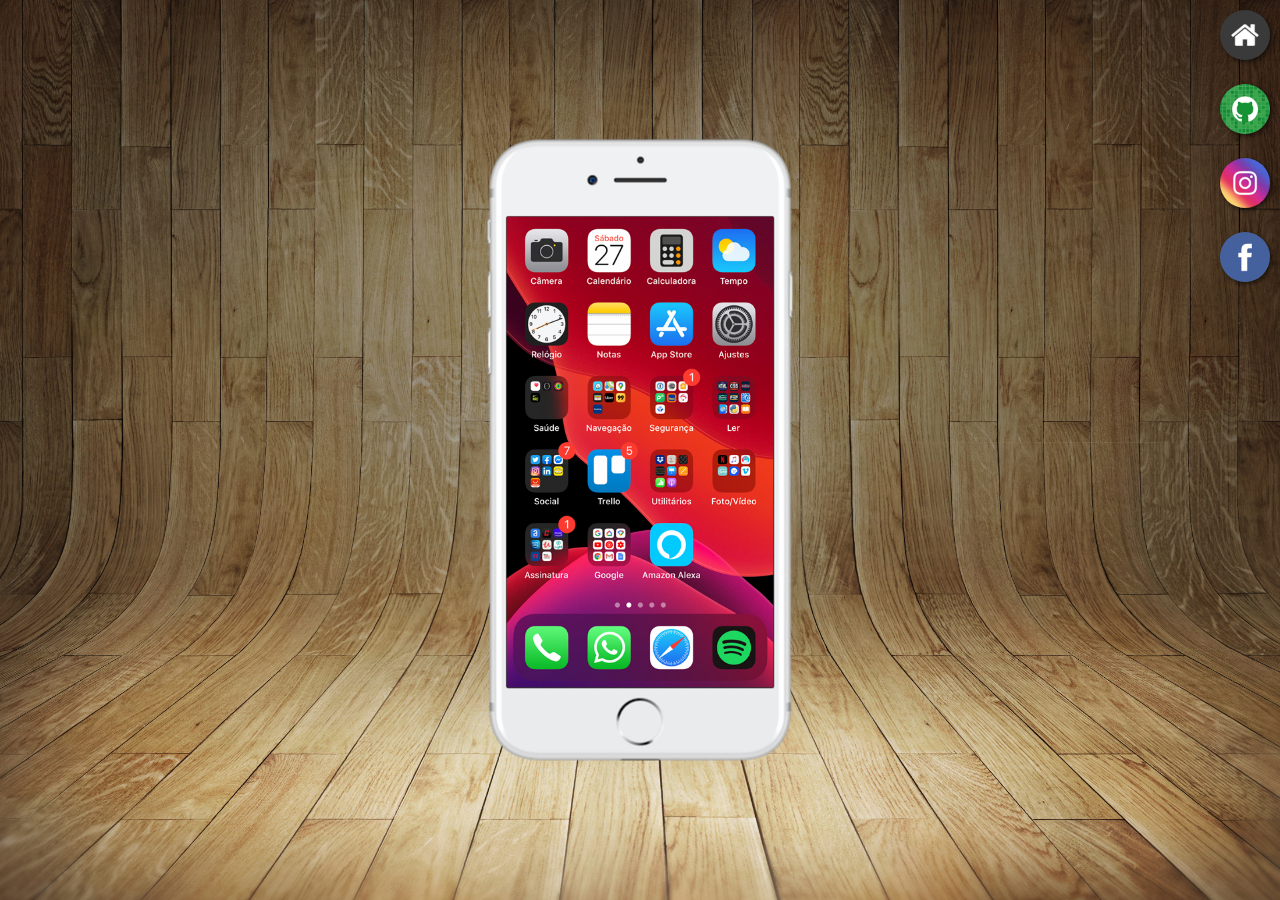
<file: index.html>
<!DOCTYPE html>
<html lang="pt-br">
<head>
    <meta charset="UTF-8">
    <meta name="viewport" content="width=device-width, initial-scale=1.0">
    <title>Redes Sociais</title>
    <link rel="shortcut icon" href="favicon.ico" type="favicon">
    <link rel="stylesheet" href="estilos/style.css">
</head>
<body>
    <main>
        <section id="telefone">
            <iframe src="home.html" name="tela" id="tela" frameborder="0"></iframe>
        </section>

        <section id="redes-sociais">
            <a href="home.html" target="tela"><img src="imagens/logo-home.jpg" alt="Home"></a><br>
            <a href="github.html" target="tela"><img src="imagens/logo-github.jpg" alt="GitHub"></a><br>
            <a href="instagram.html" target="tela"><img src="imagens/logo-instagram.jpg" alt="Instagram"></a><br>
            <a href="facebook.html" target="tela"><img src="imagens/logo-facebook.jpg" alt="Facebook"></a>
        </section>
    </main>
</body>
</html>
</file>
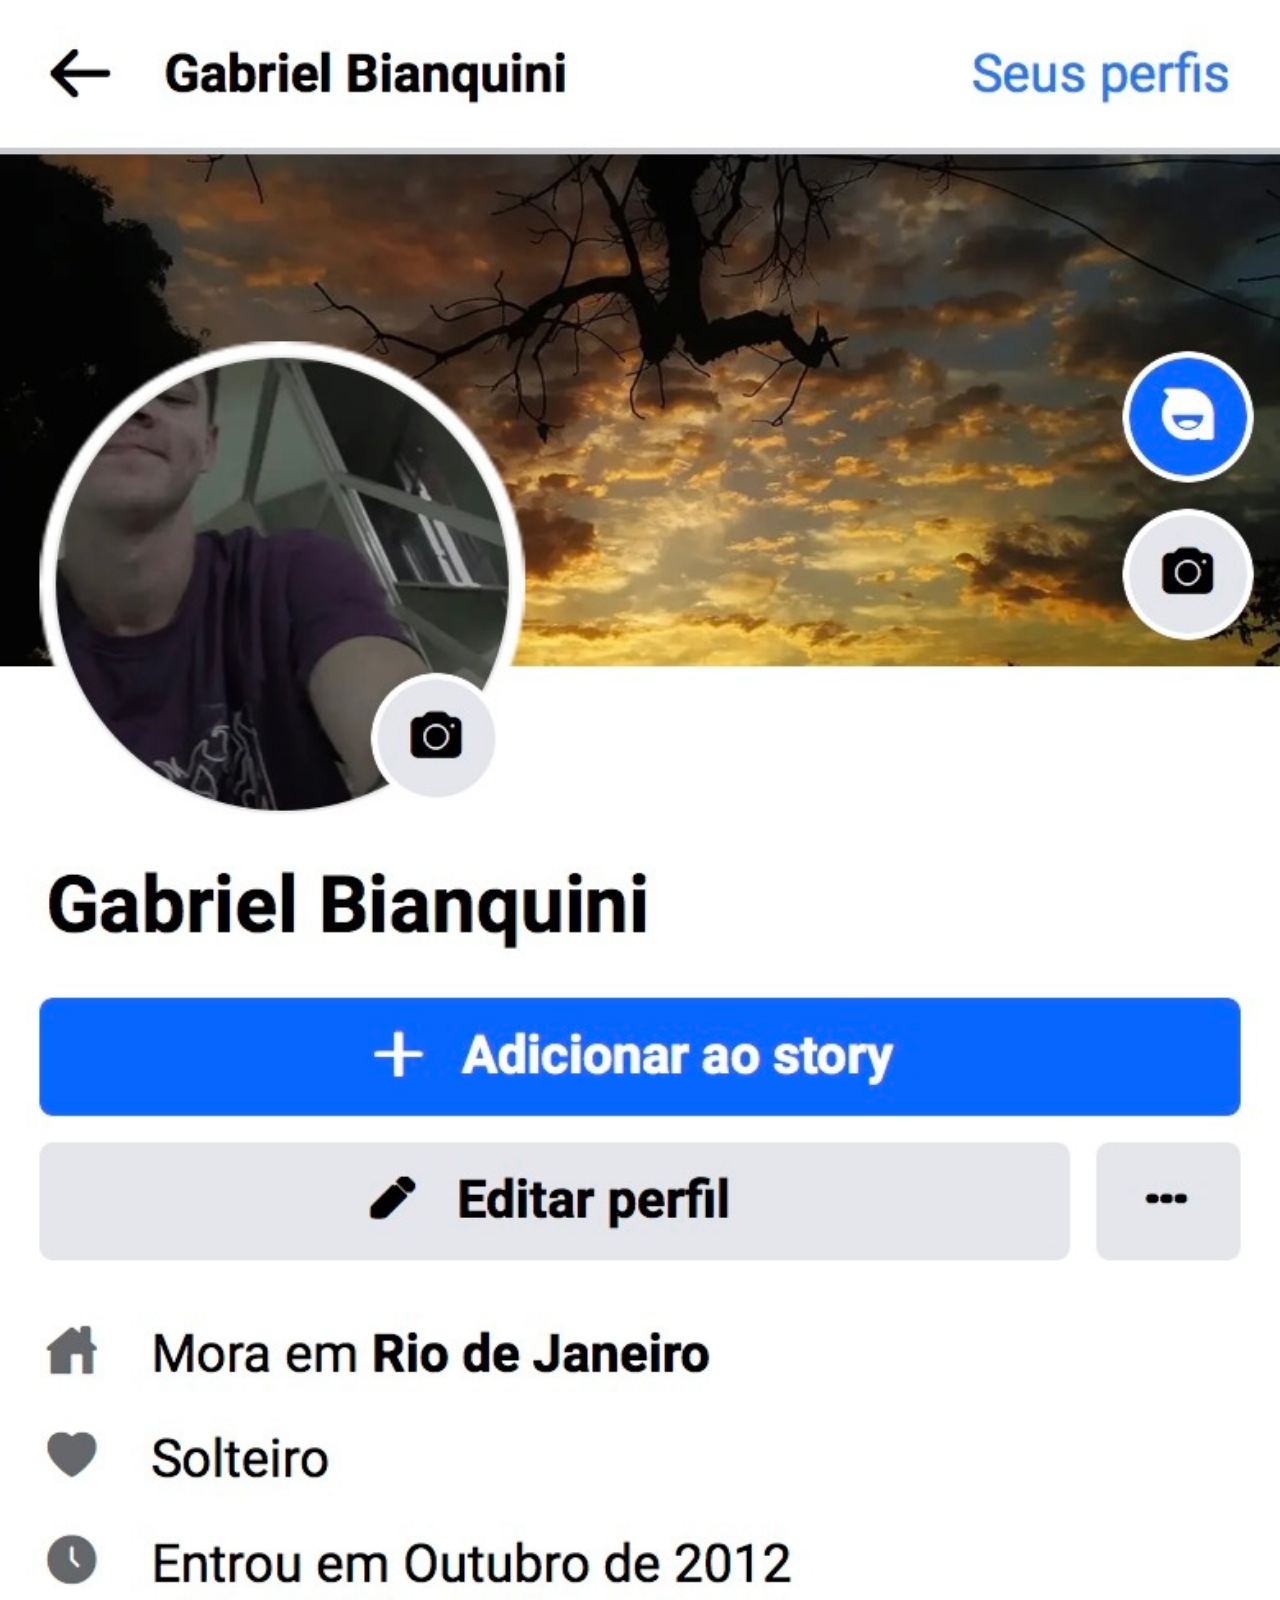
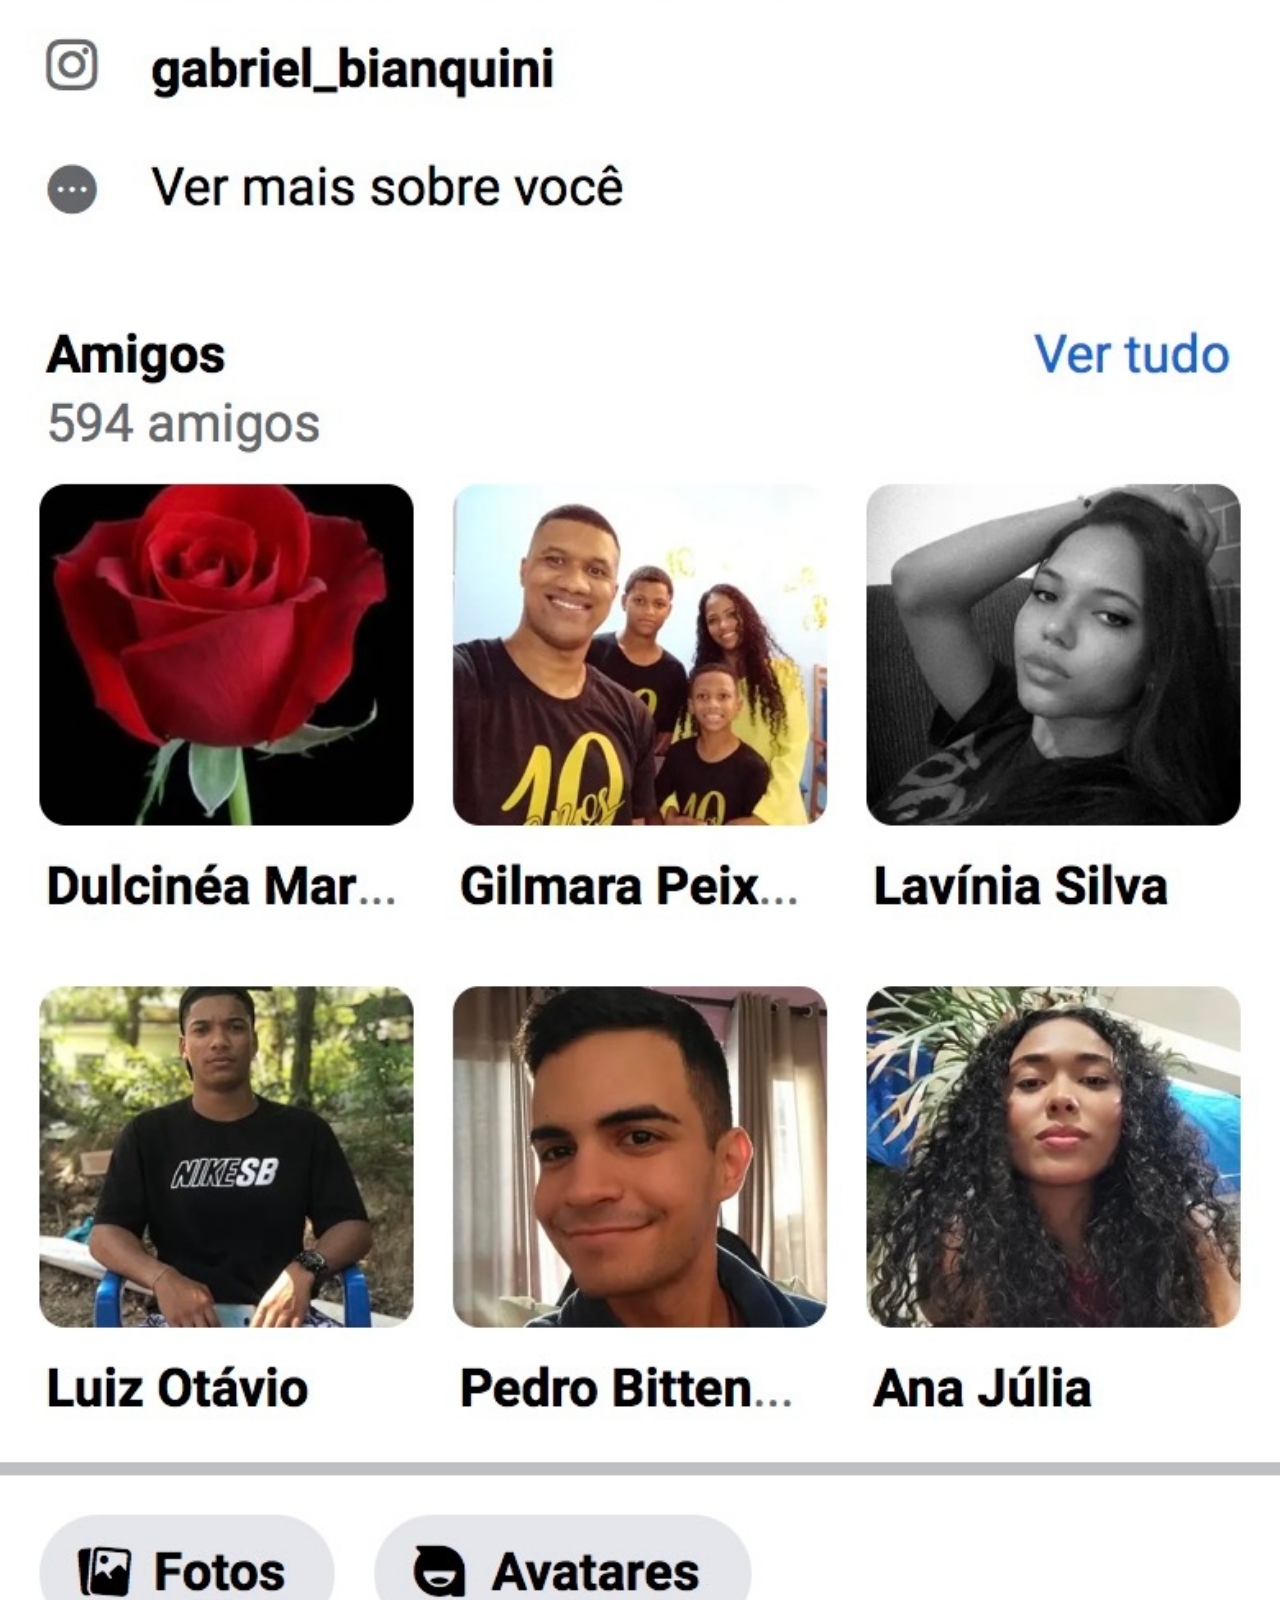
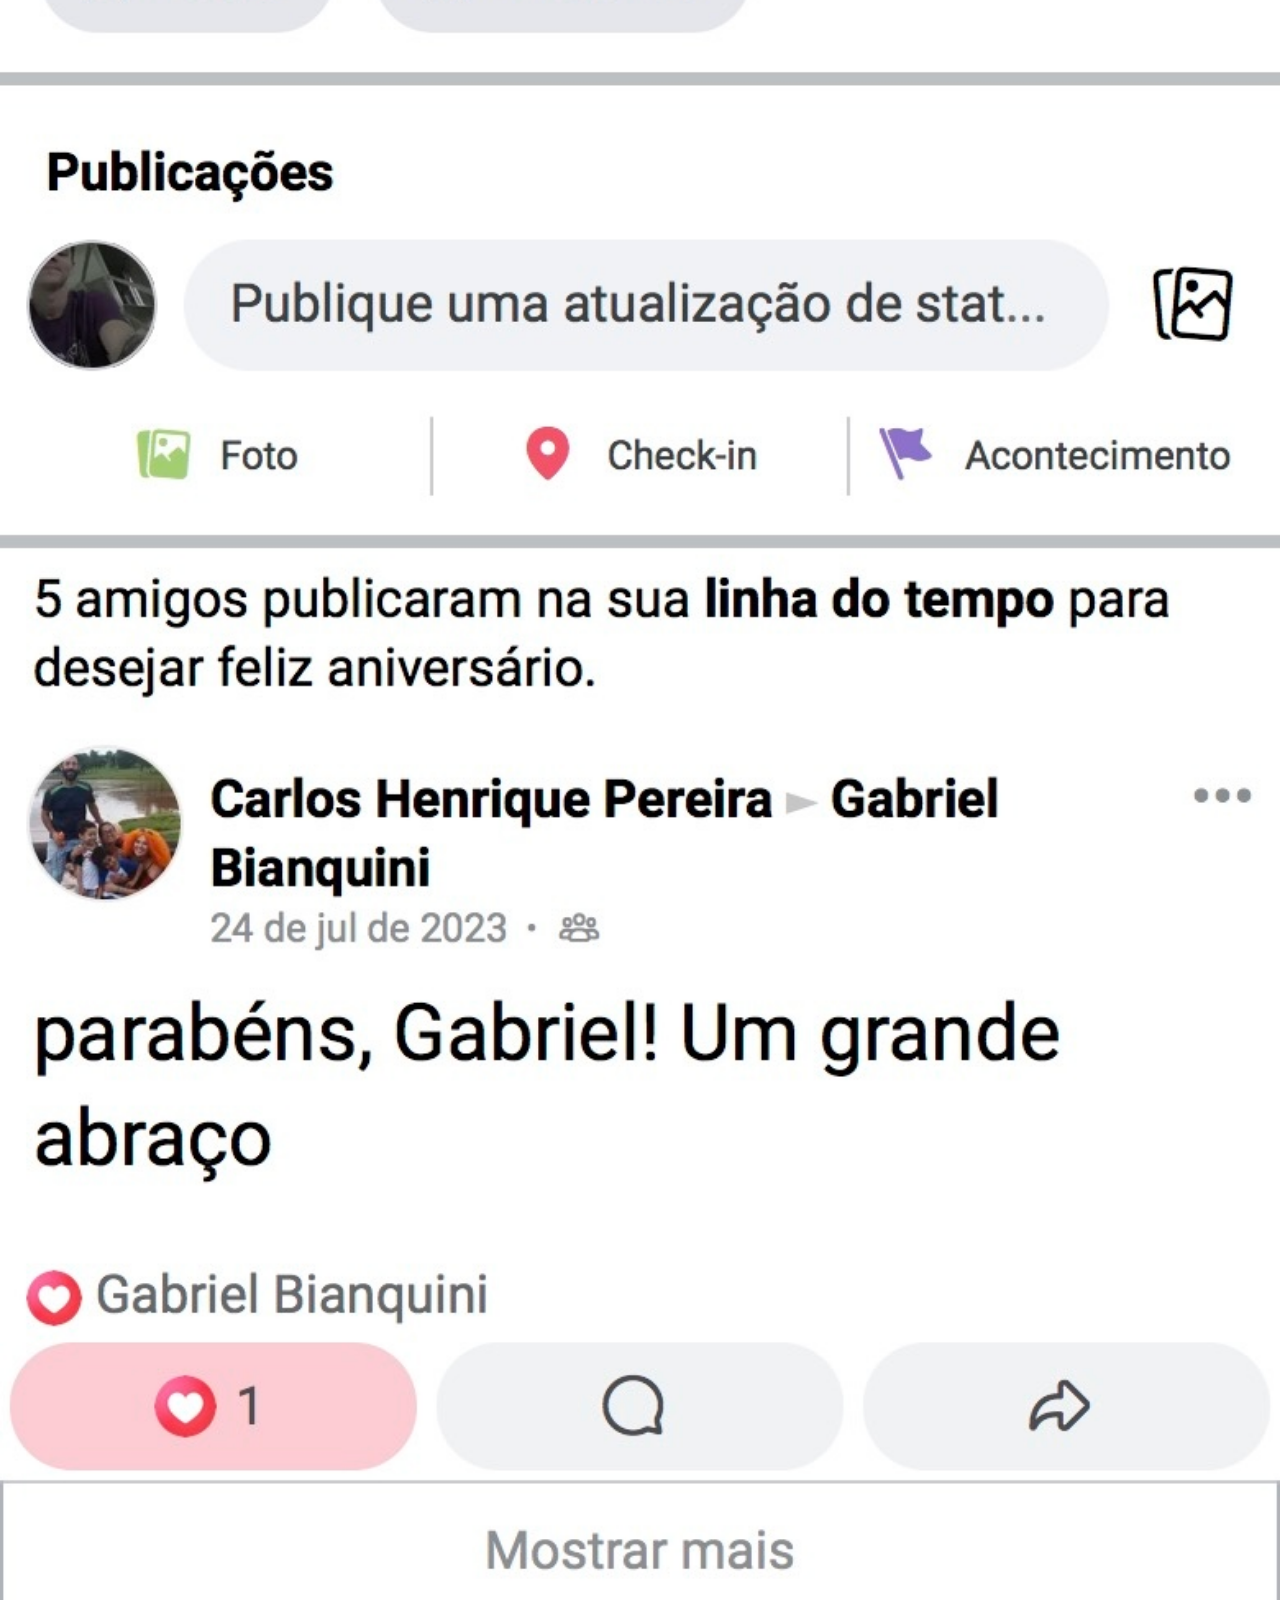
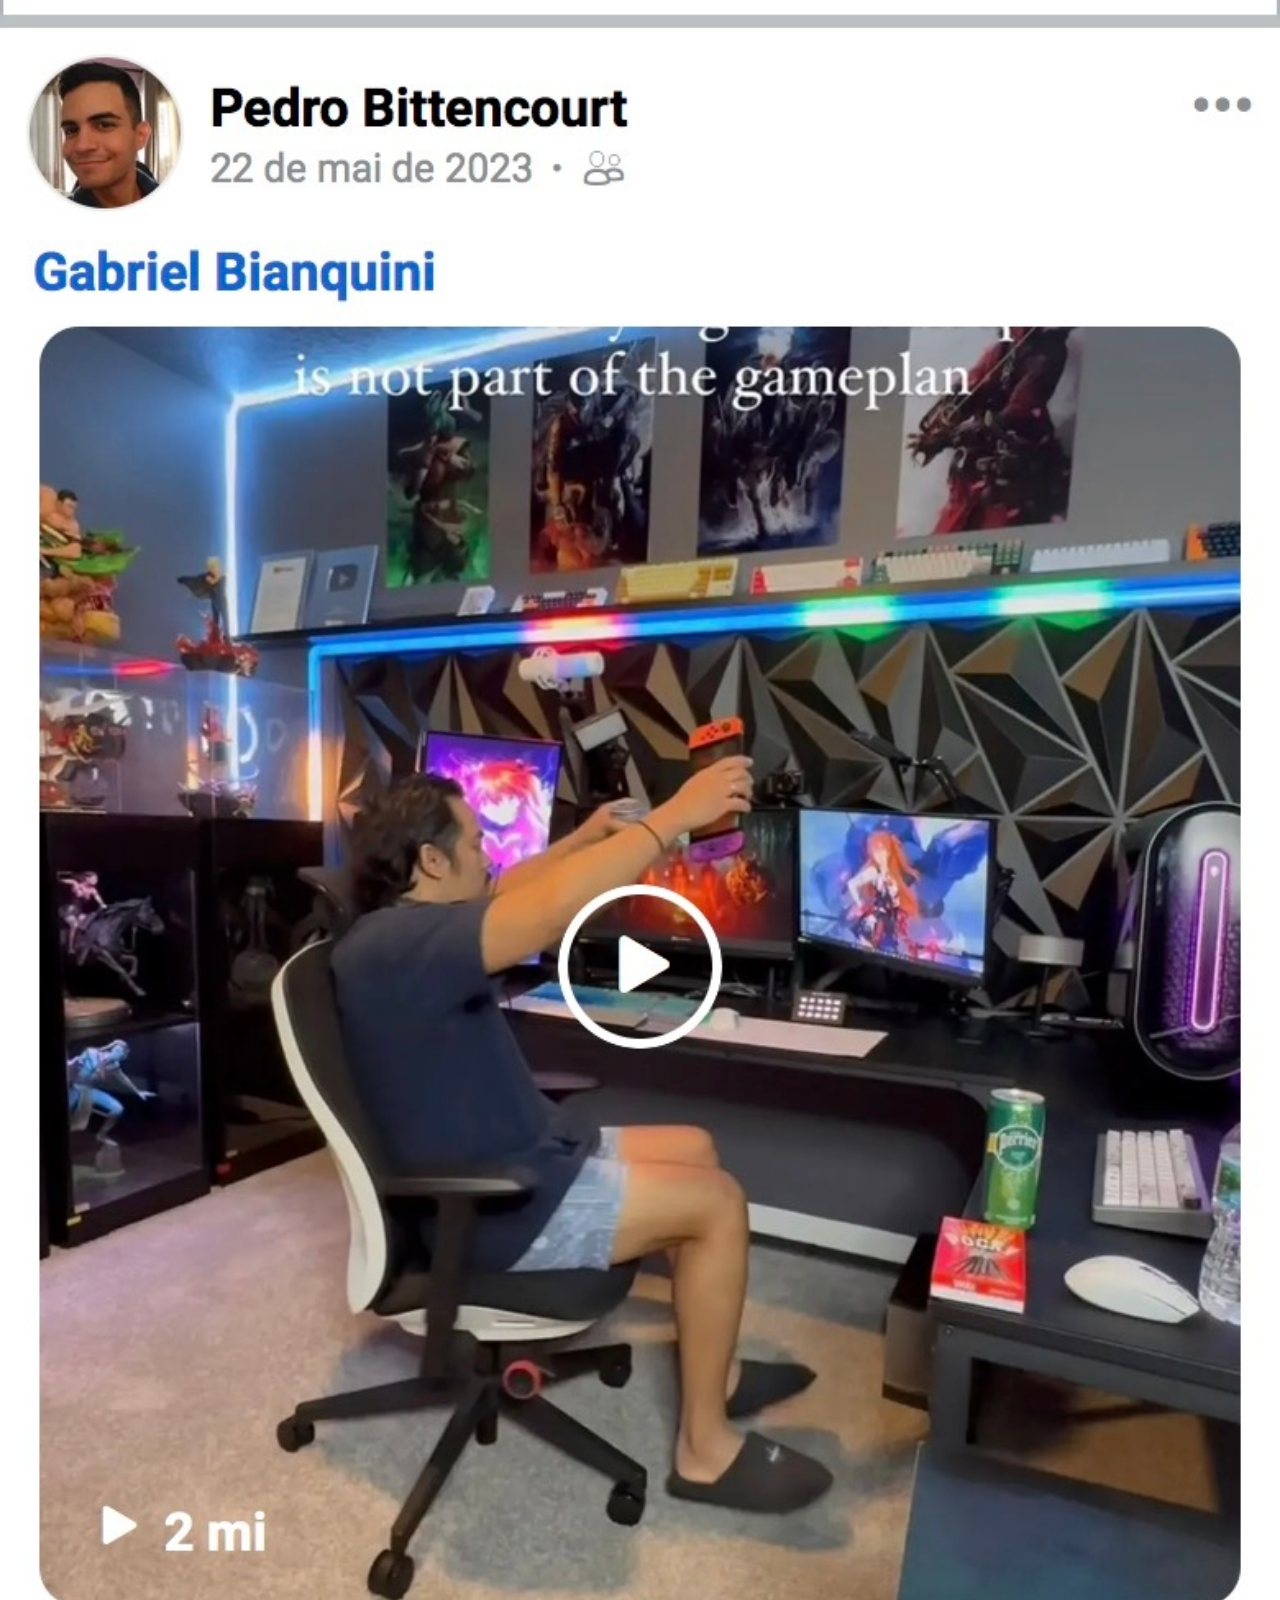
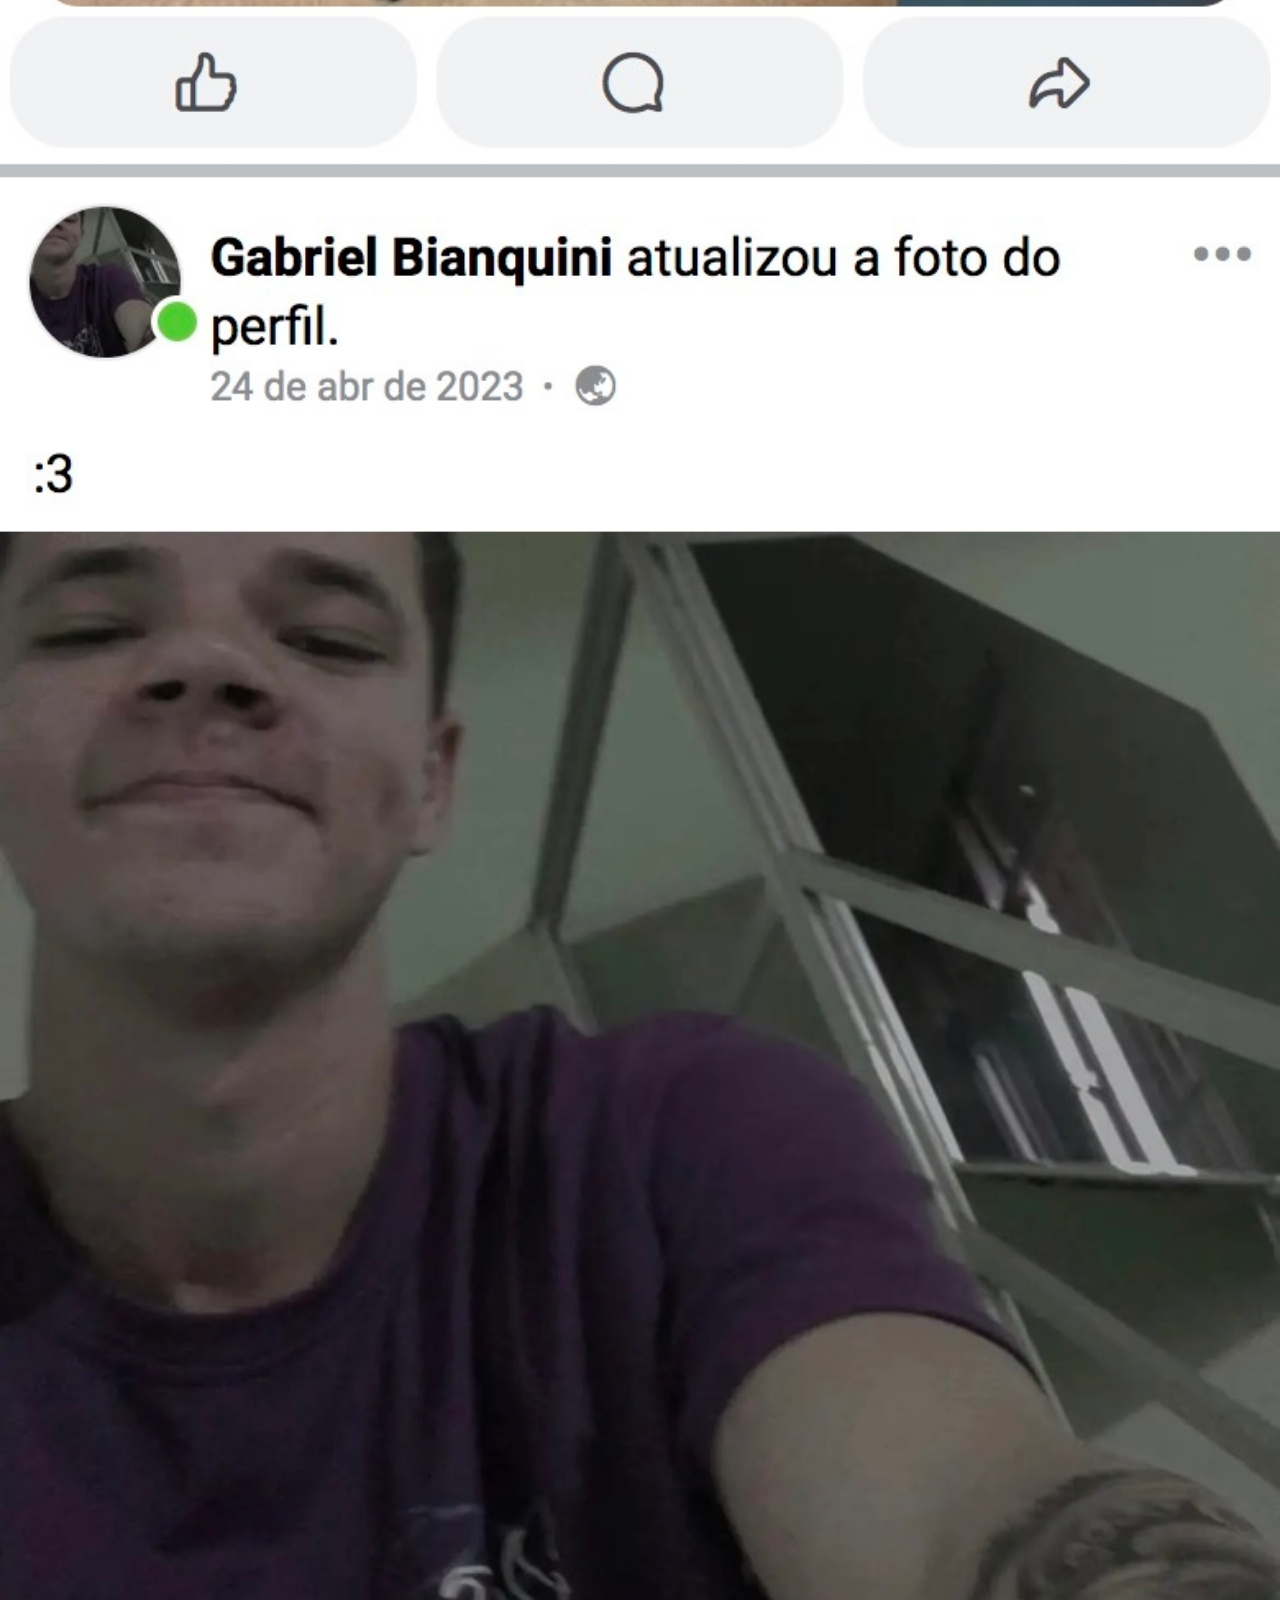
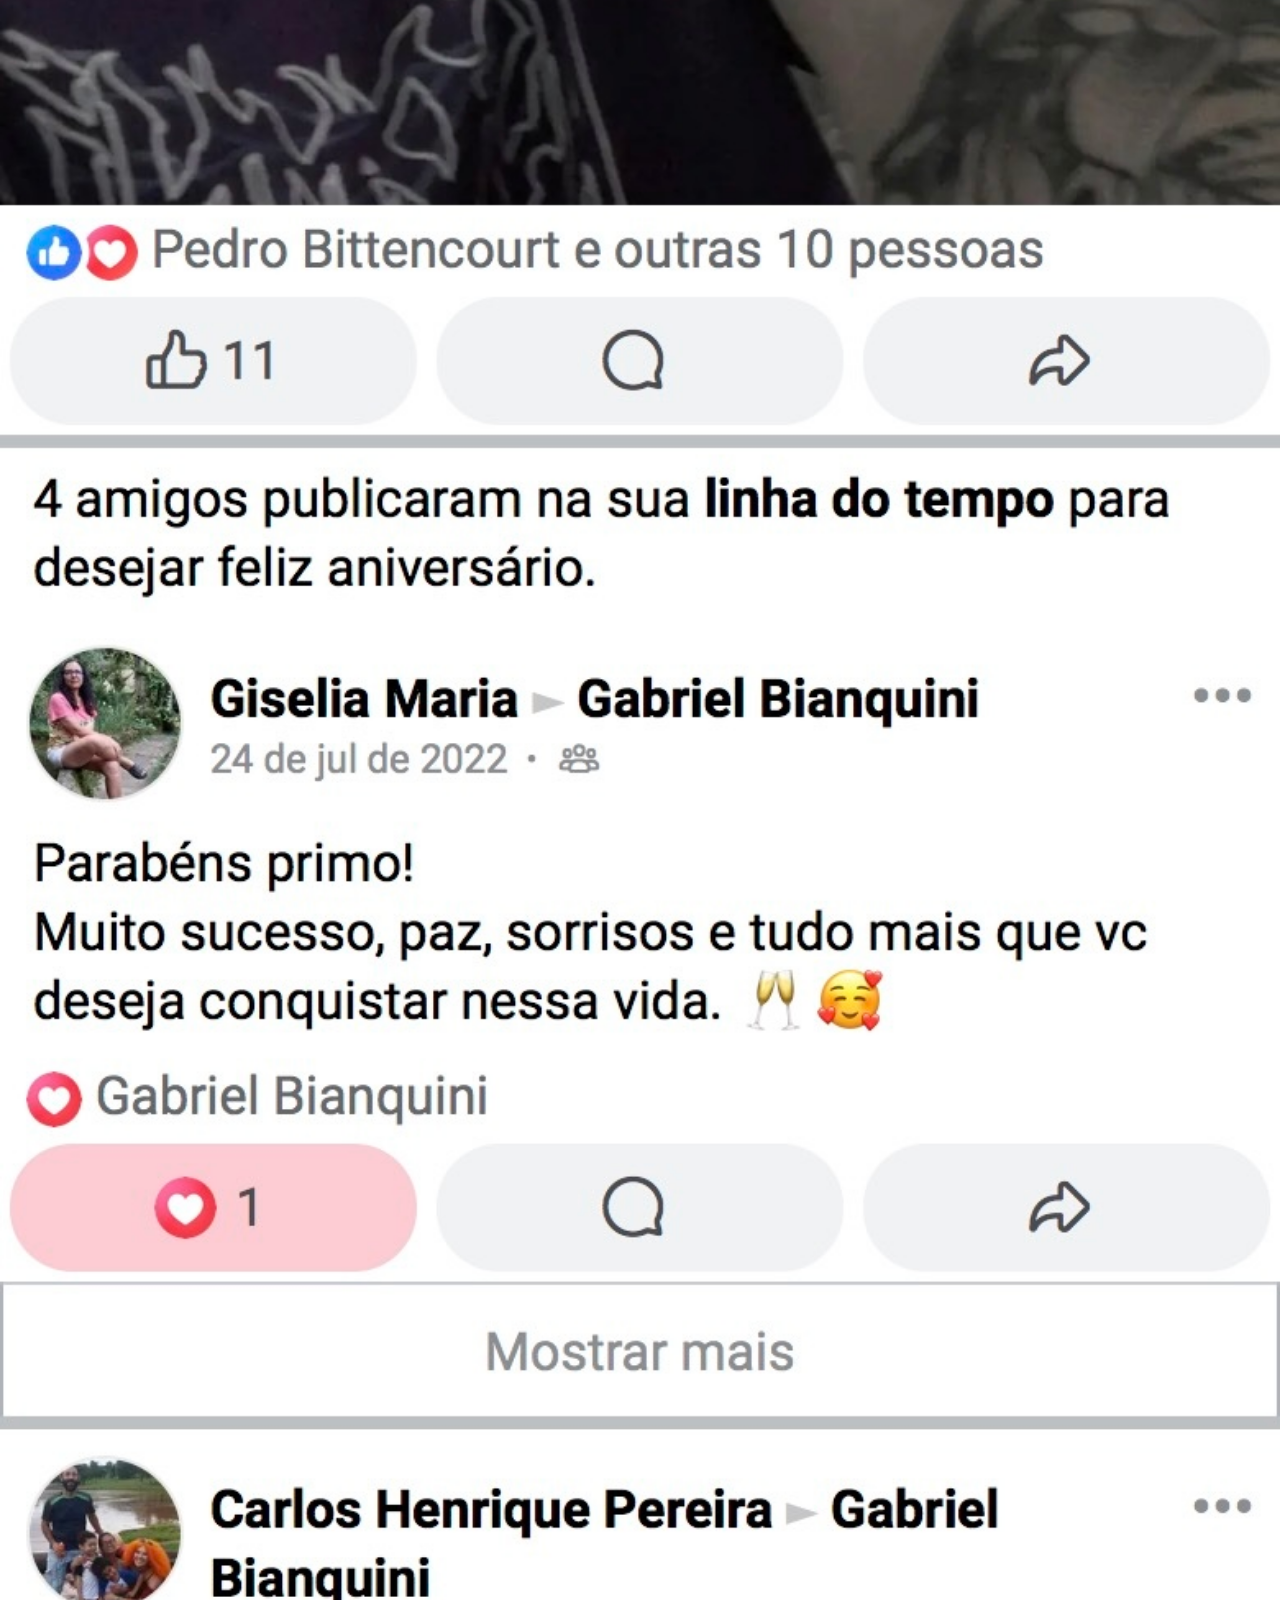
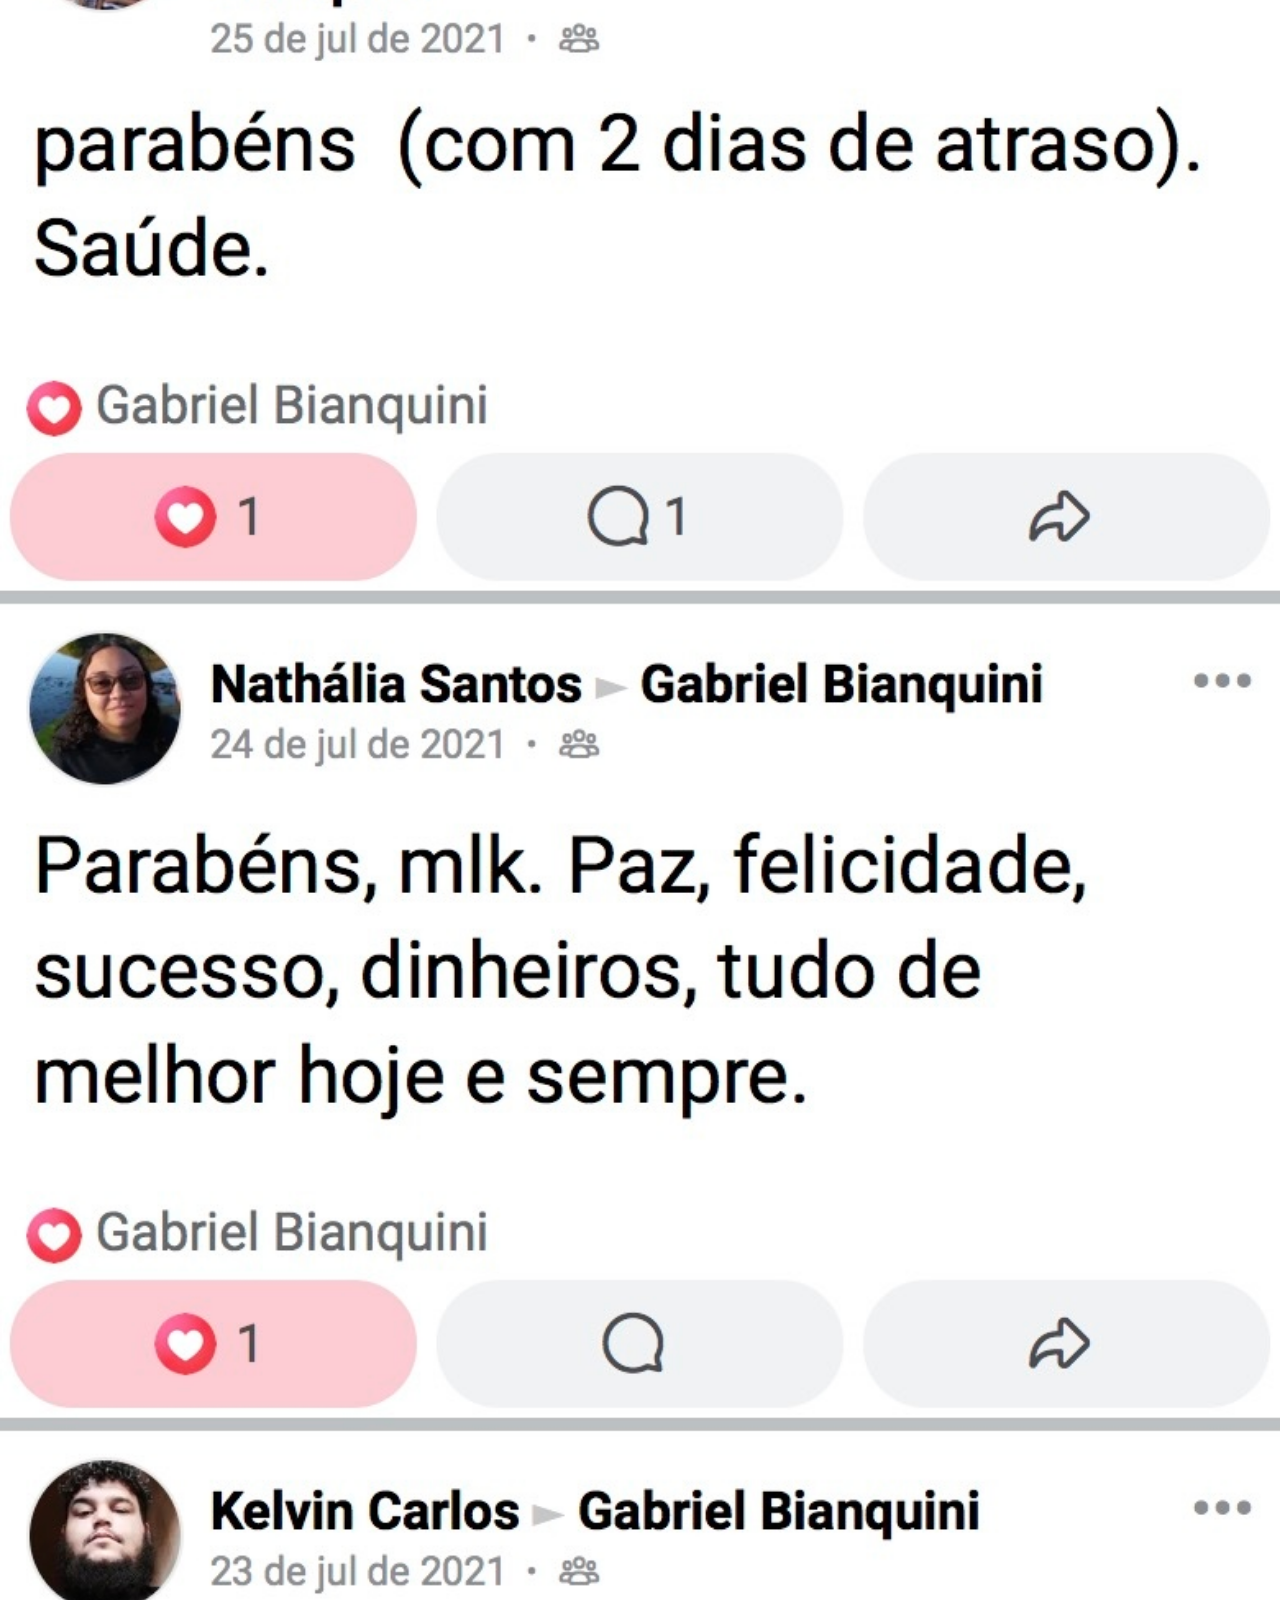
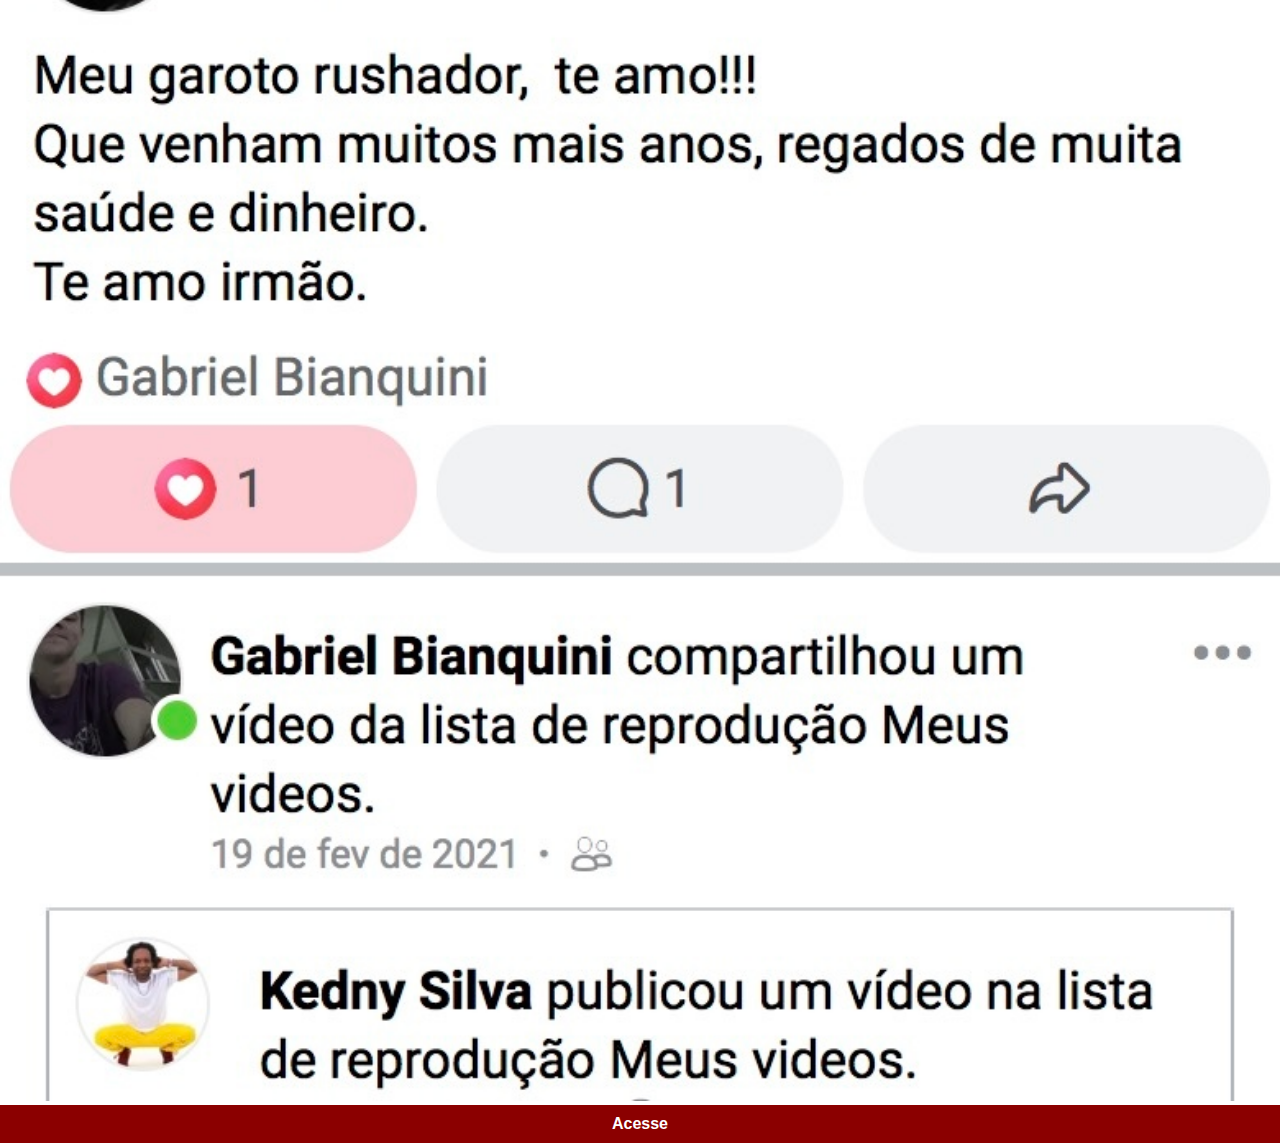
<file: facebook.html>
<!DOCTYPE html>
<html lang="pt-br">
<head>
    <meta charset="UTF-8">
    <meta name="viewport" content="width=device-width, initial-scale=1.0">
    <title>Facebook</title>
    <link rel="stylesheet" href="estilos/social.css">
</head>
<body>
    <img src="imagens/tela-facebook.jpg" alt="Facebook">
    <a href="https://www.facebook.com/profile.php?id=100004476097475&locale=pt_BR">Acesse</a>
</body>
</html>
</file>
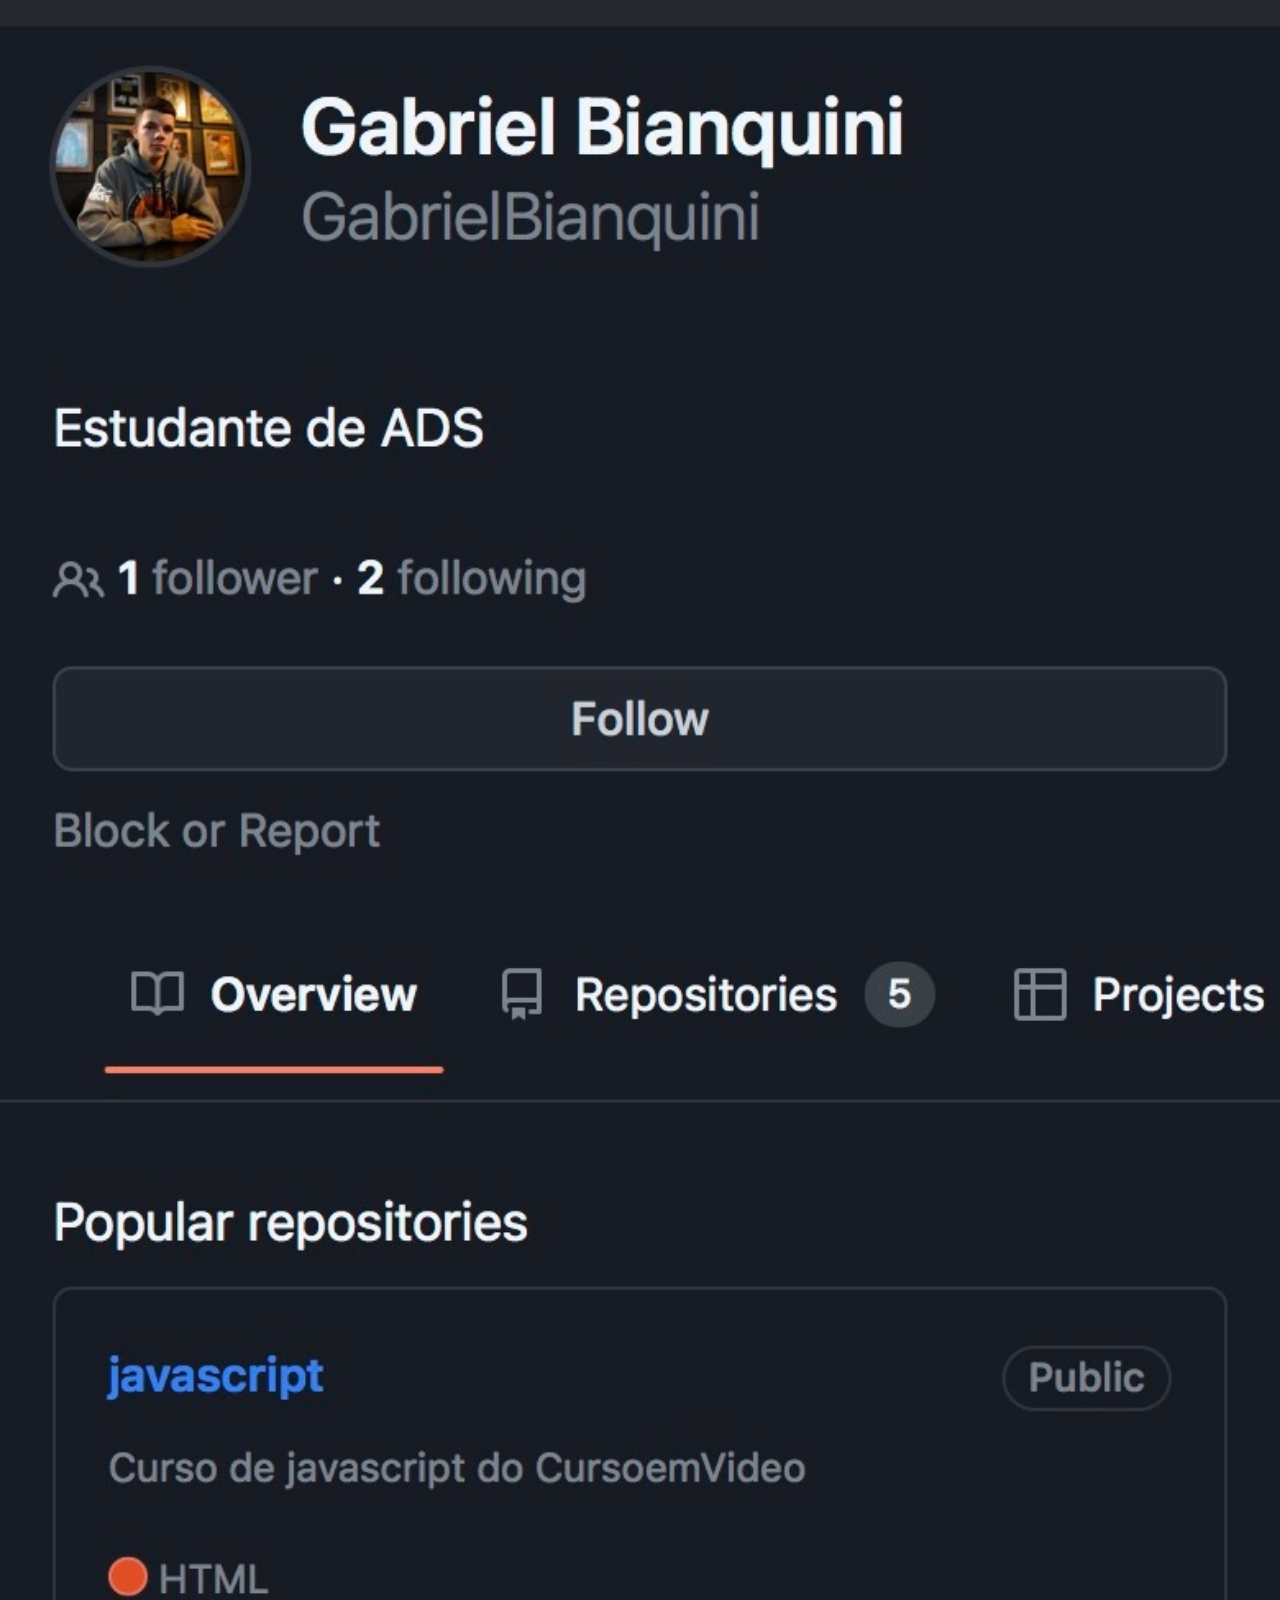
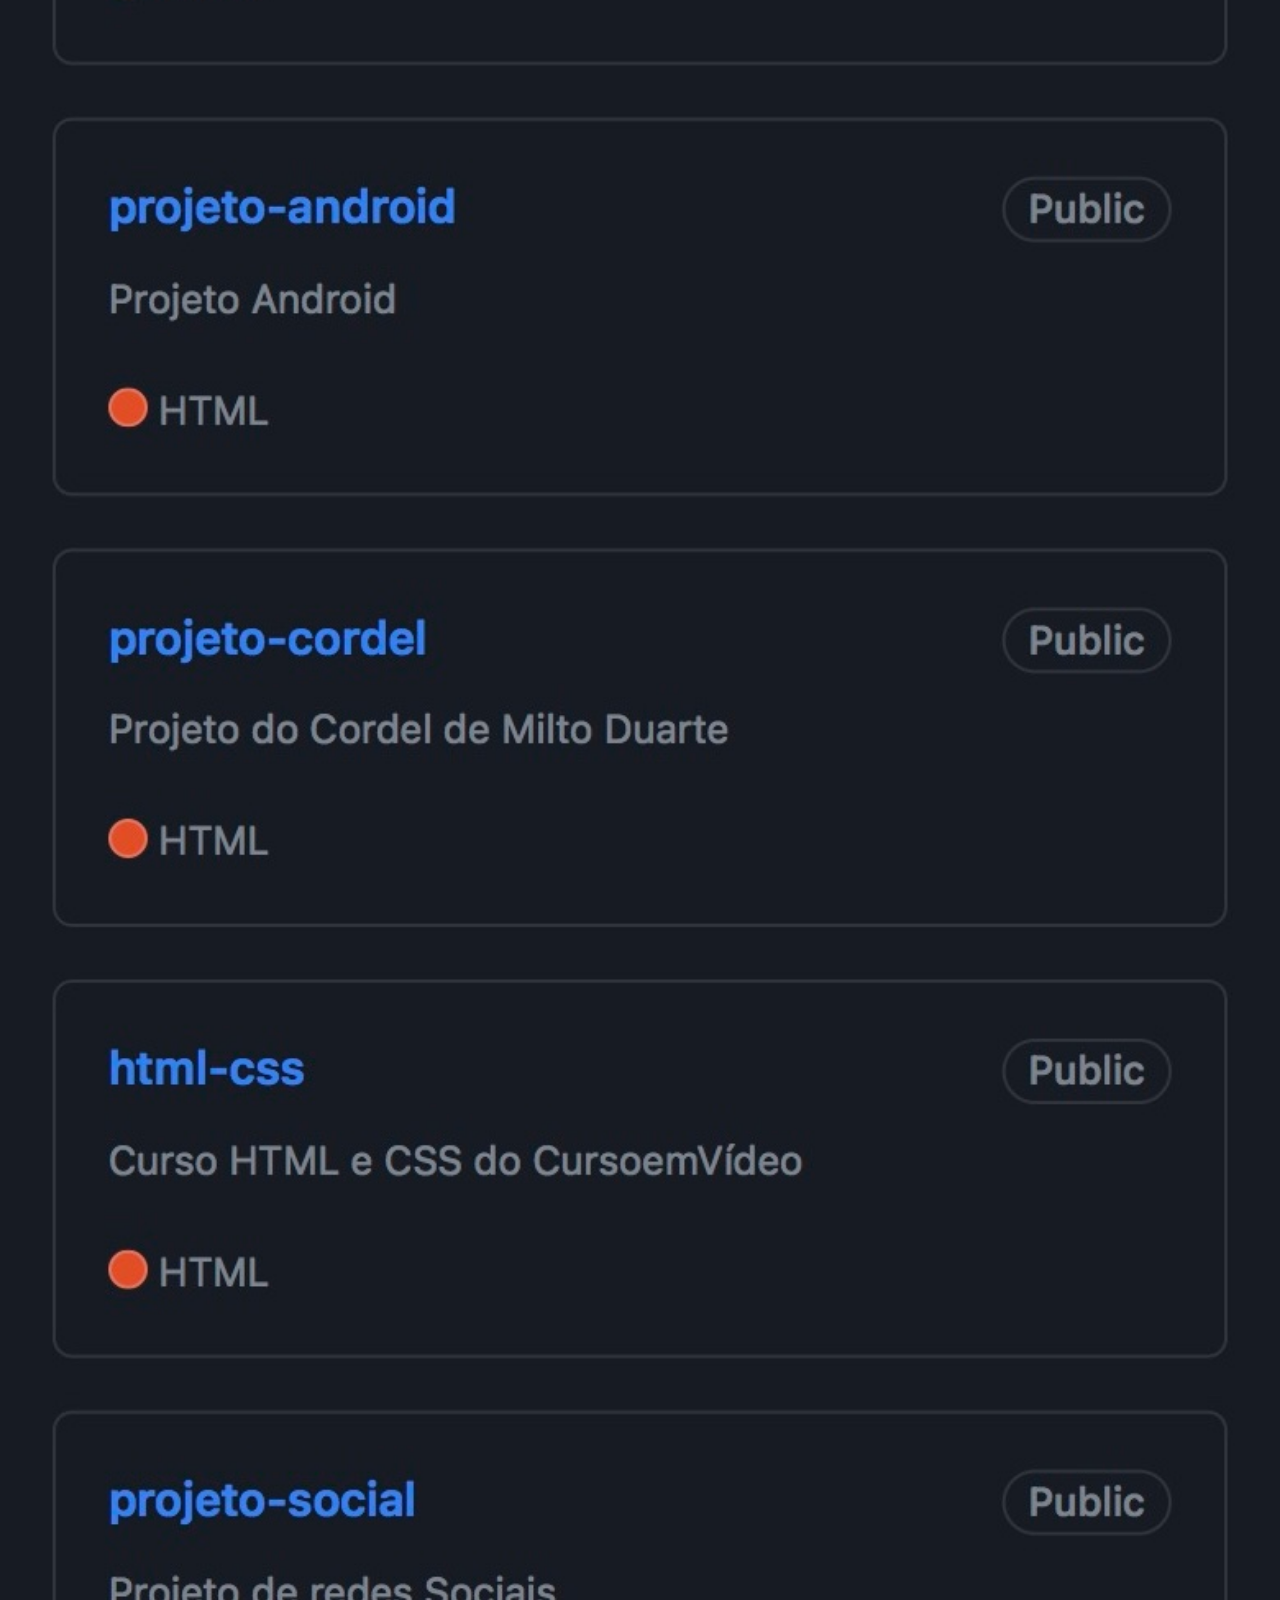
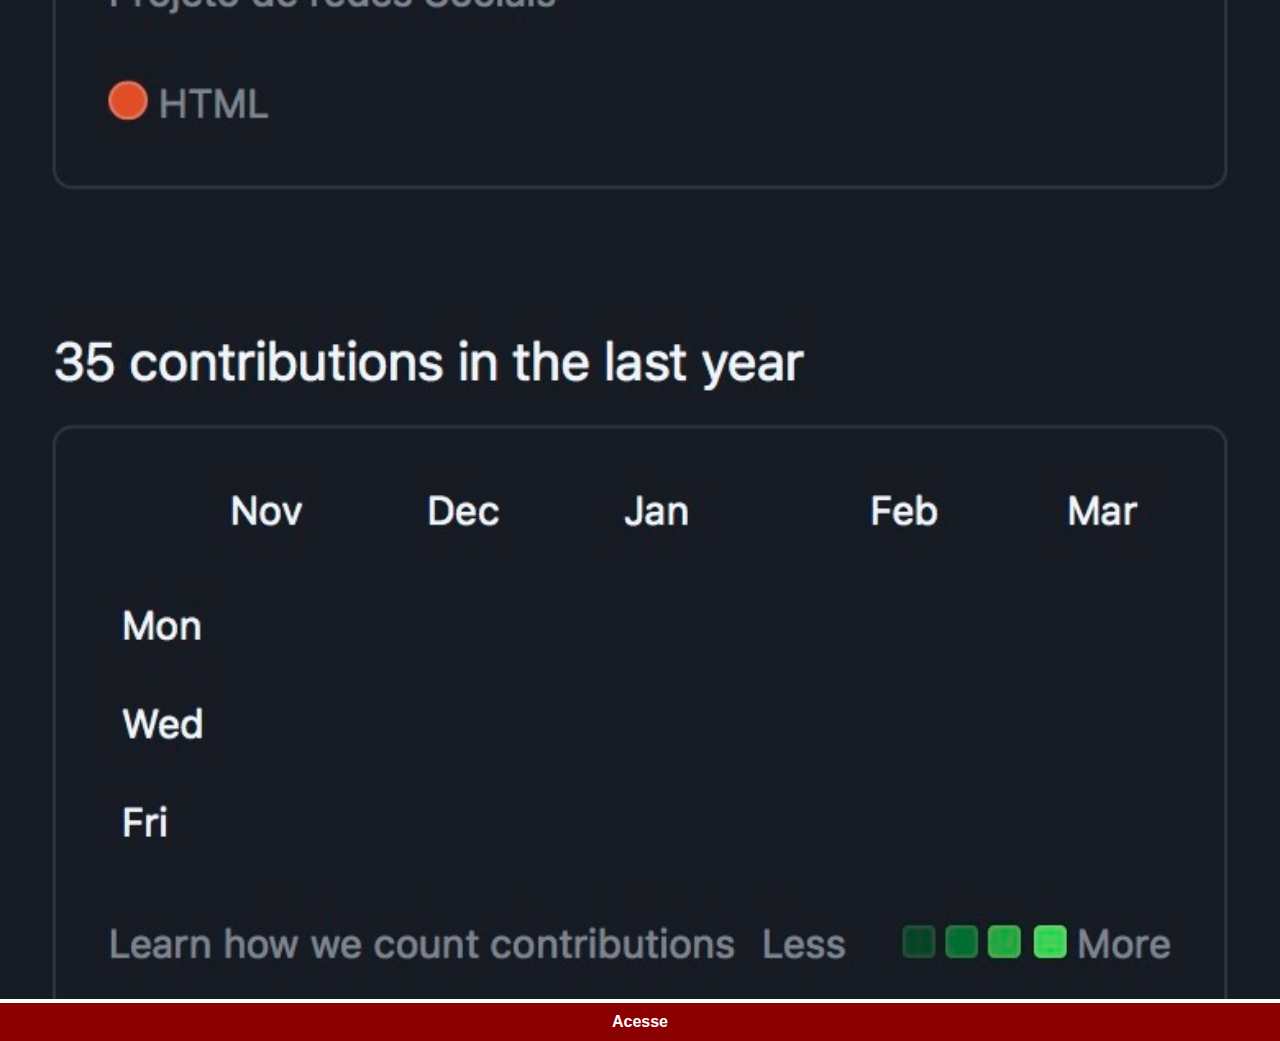
<file: github.html>
<!DOCTYPE html>
<html lang="en">
<head>
    <meta charset="UTF-8">
    <meta name="viewport" content="width=device-width, initial-scale=1.0">
    <title>Document</title>
    <link rel="stylesheet" href="estilos/social.css">
</head>
<body>
    <img src="imagens/tela-github.jpg" alt="GitHub">
    <a href="https://github.com/GabrielBianquini" target="_blank">Acesse</a>
</body>
</html>
</file>
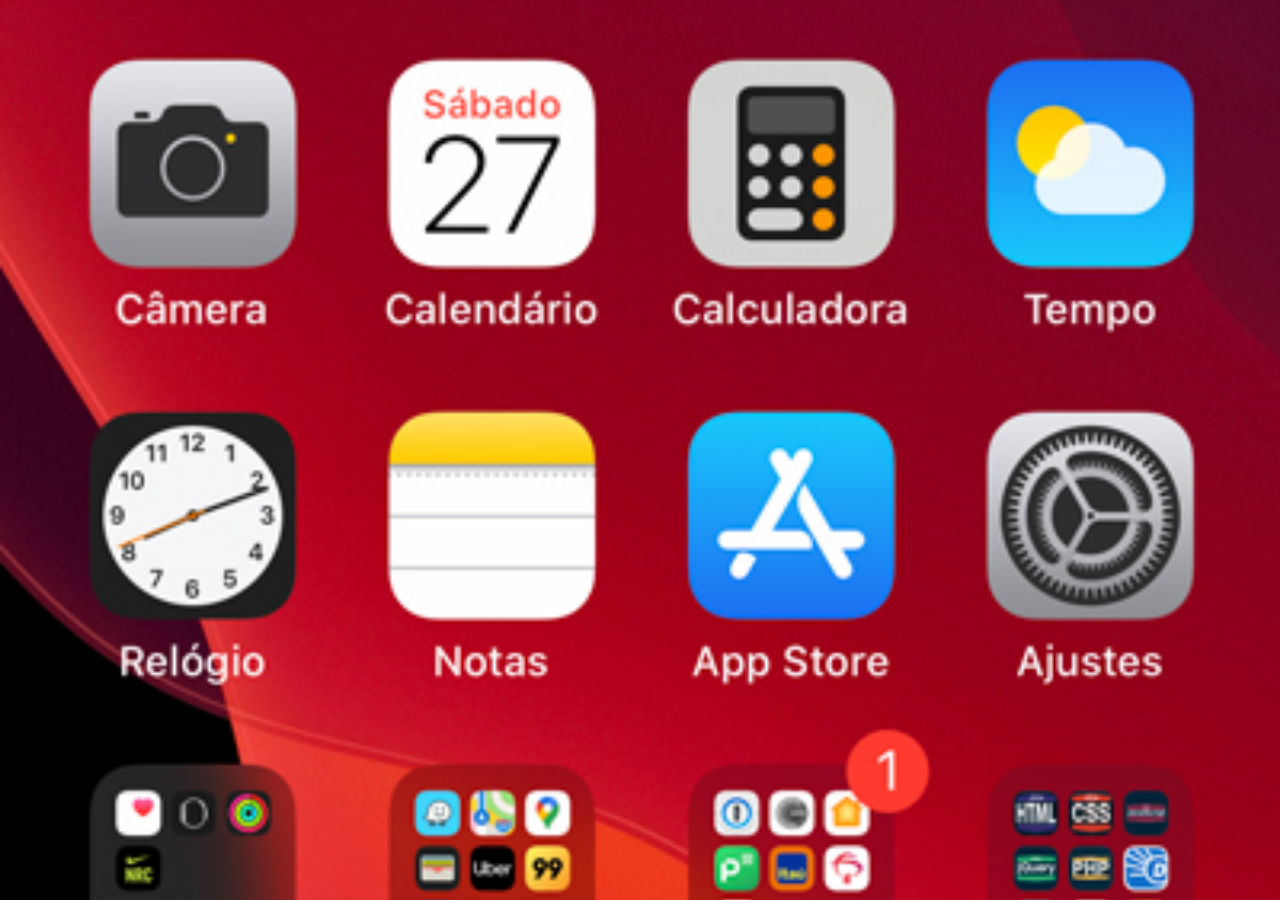
<file: home.html>
<!DOCTYPE html>
<html lang="pt-br">
<head>
    <meta charset="UTF-8">
    <meta name="viewport" content="width=device-width, initial-scale=1.0">
    <title>Home</title>
</head>
<style>
    * {
        margin: 0px;
        padding: 0px;
    }

    body {
        width: 100vw;
        height: 100vh;
        background: black url('imagens/tela-home.jpg') no-repeat top center;
        background-size: cover;
    }
</style>
<body>
    
</body>
</html>
</file>
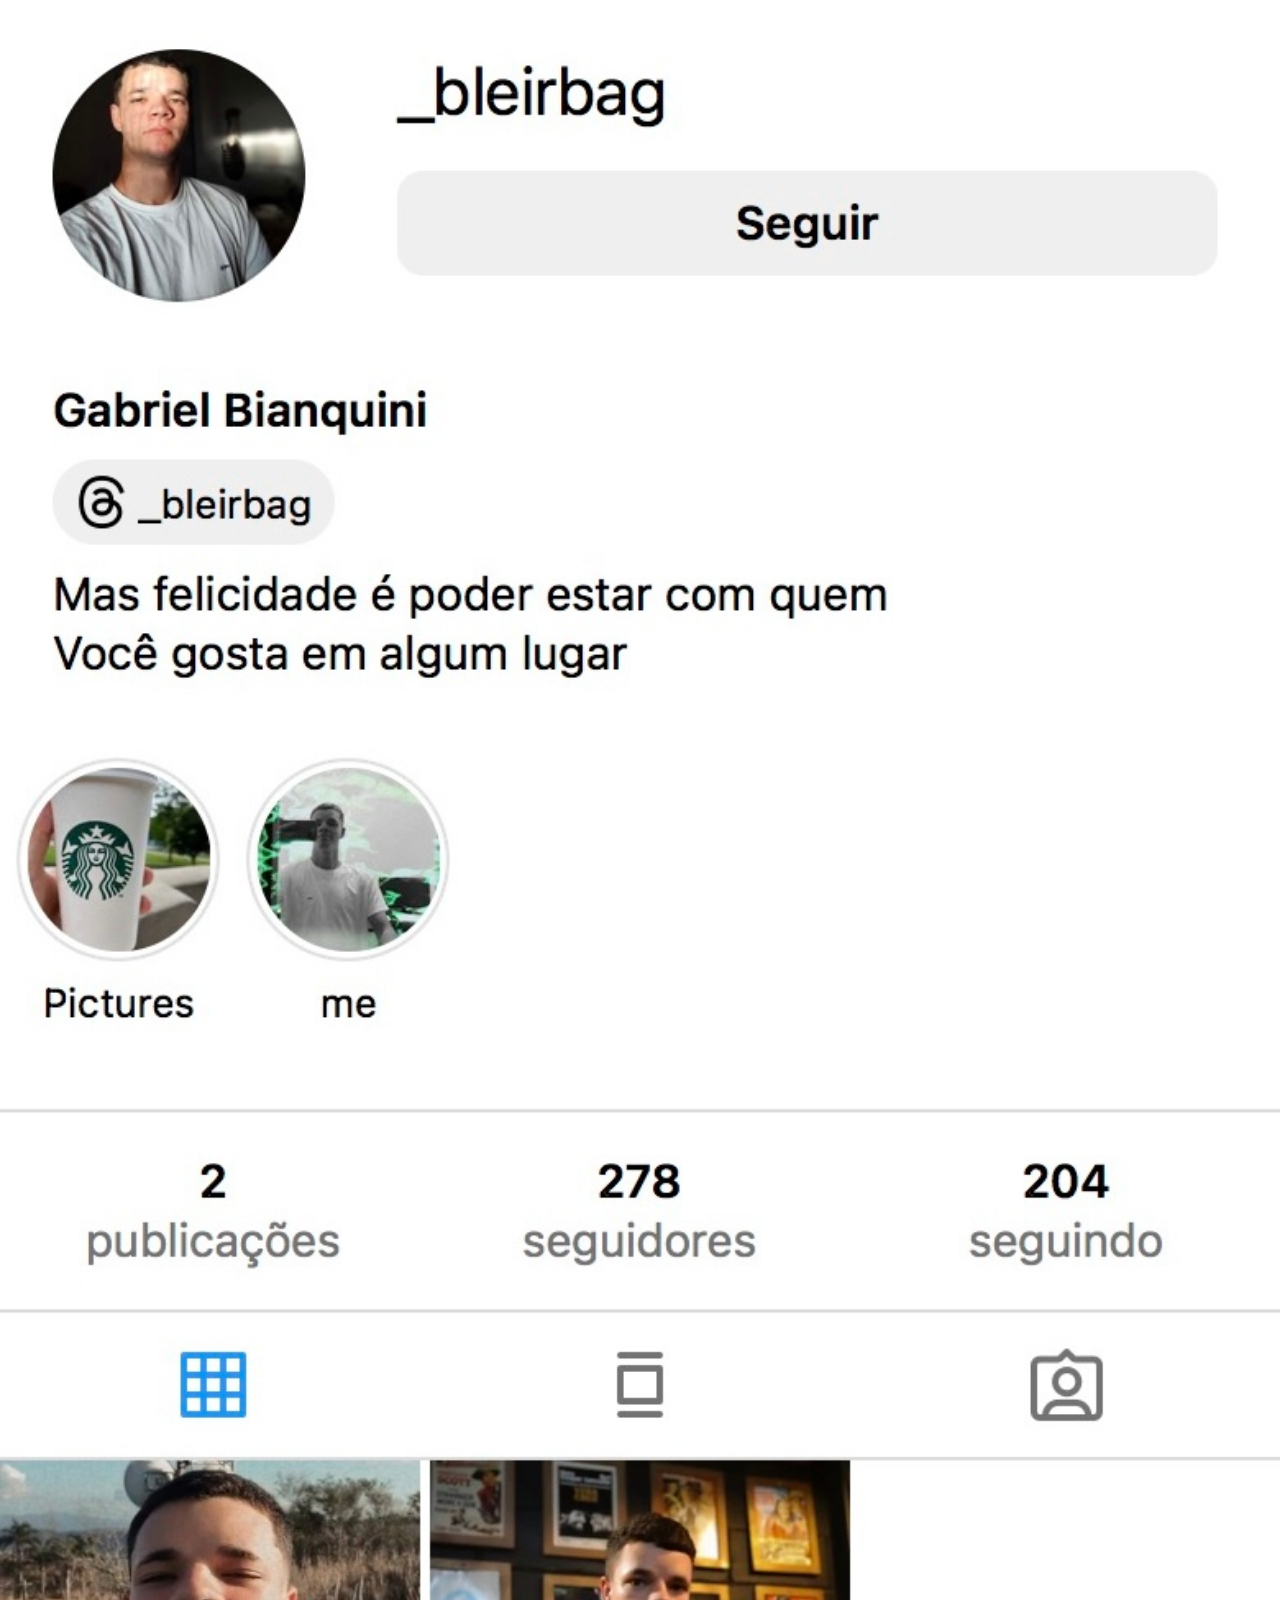
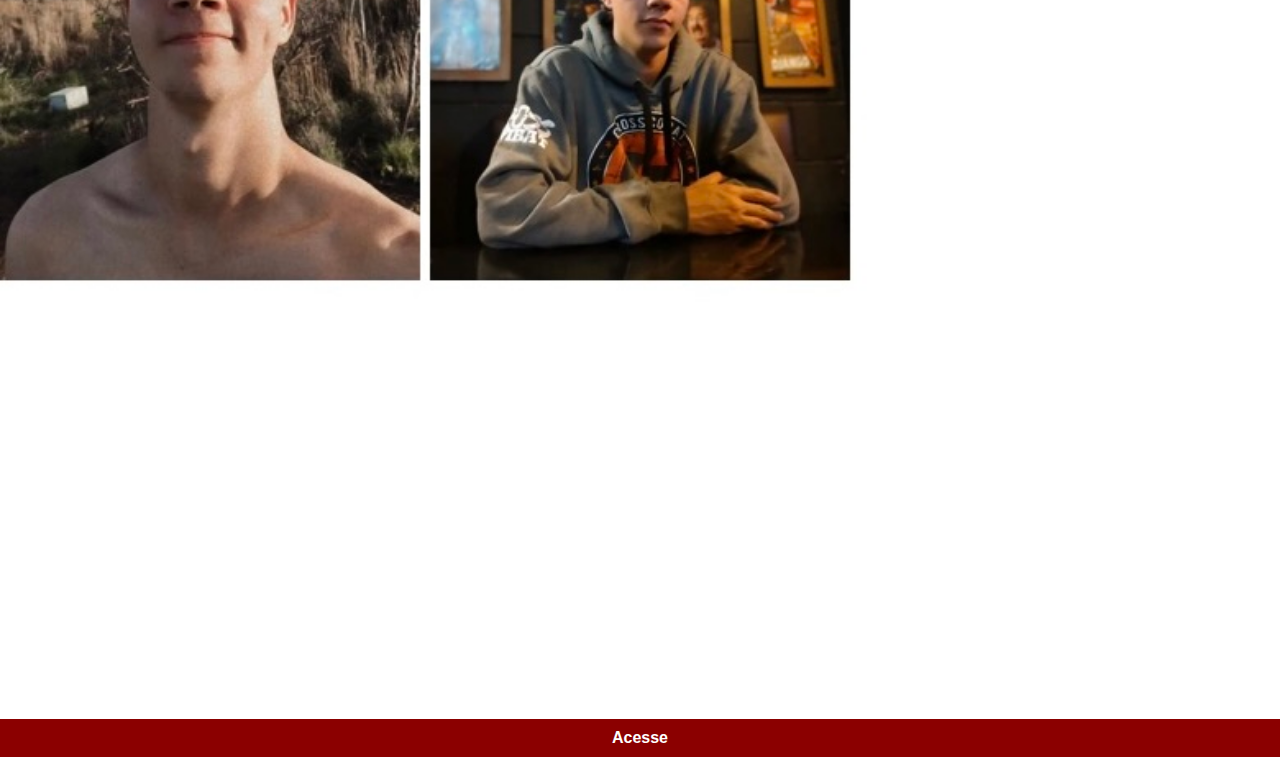
<file: instagram.html>
<!DOCTYPE html>
<html lang="pt-br">
<head>
    <meta charset="UTF-8">
    <meta name="viewport" content="width=device-width, initial-scale=1.0">
    <title>Instagram</title>
    <link rel="stylesheet" href="estilos/social.css">
</head>
<body>
    <img src="imagens/tela-instagram.jpg" alt="Instagram">
    <a href="https://www.instagram.com/_bleirbag/" target="_blank">Acesse</a>
</body>
</html>
</file>
<file: estilos/style.css>
@charset "UTF-8";

* {
    margin: 0px;
    padding: 0px;
    font-family: Arial, Helvetica, sans-serif;
}

html, body{
    height: 100vh;
    width: 100vw;
}

body {
    background: url(../imagens/fundo-madeira.jpg) no-repeat top center;
    background-size: cover;
    background-attachment: fixed;
}

main {
    position: relative;
    height: 100vh;
}

section#telefone {
    position: absolute;
    top: 50%;
    left: 50%;
    transform: translate(-50%, -50%);

    height: 627px;
    width: 311px;
    background: url(../imagens/frame-iphone.png) no-repeat;  
}

iframe#tela {
    position: relative;
    top: 80px;
    left: 22px;
    width: 267px;
    height: 471px;
}

section#redes-sociais {
    text-align: right;
}

section#redes-sociais img {
    width: 50px;
    margin: 10px;
    border-radius: 50%;
    box-shadow: 2px 2px 5px rgba(0, 0, 0, 0.600);
    box-sizing: border-box;
}

section#redes-sociais img:hover {
    border: 2px solid rgba(255, 255, 255, 0.61);
    transform: translate(-3px, -3px);
    box-shadow: 5px 5px 10px rgba(0, 0, 0, 0.600);
    transition: transform .3s;
}
</file>
<file: estilos/social.css>
@charset "UTF-8";

*{
    margin: 0px;
    padding: 0px;
    font-family: Arial, Helvetica, sans-serif;
}

::-webkit-scrollbar {
    width: 0px;
    height: 0px;
}

img {
    width: 100vw;
}

a {
    display: block;
    background-color: darkred;
    color: white;
    padding: 10px;
    text-align: center;
    font-weight: bolder;
    text-decoration: none;
}

a:hover {
    background-color: red;
}
</file>
